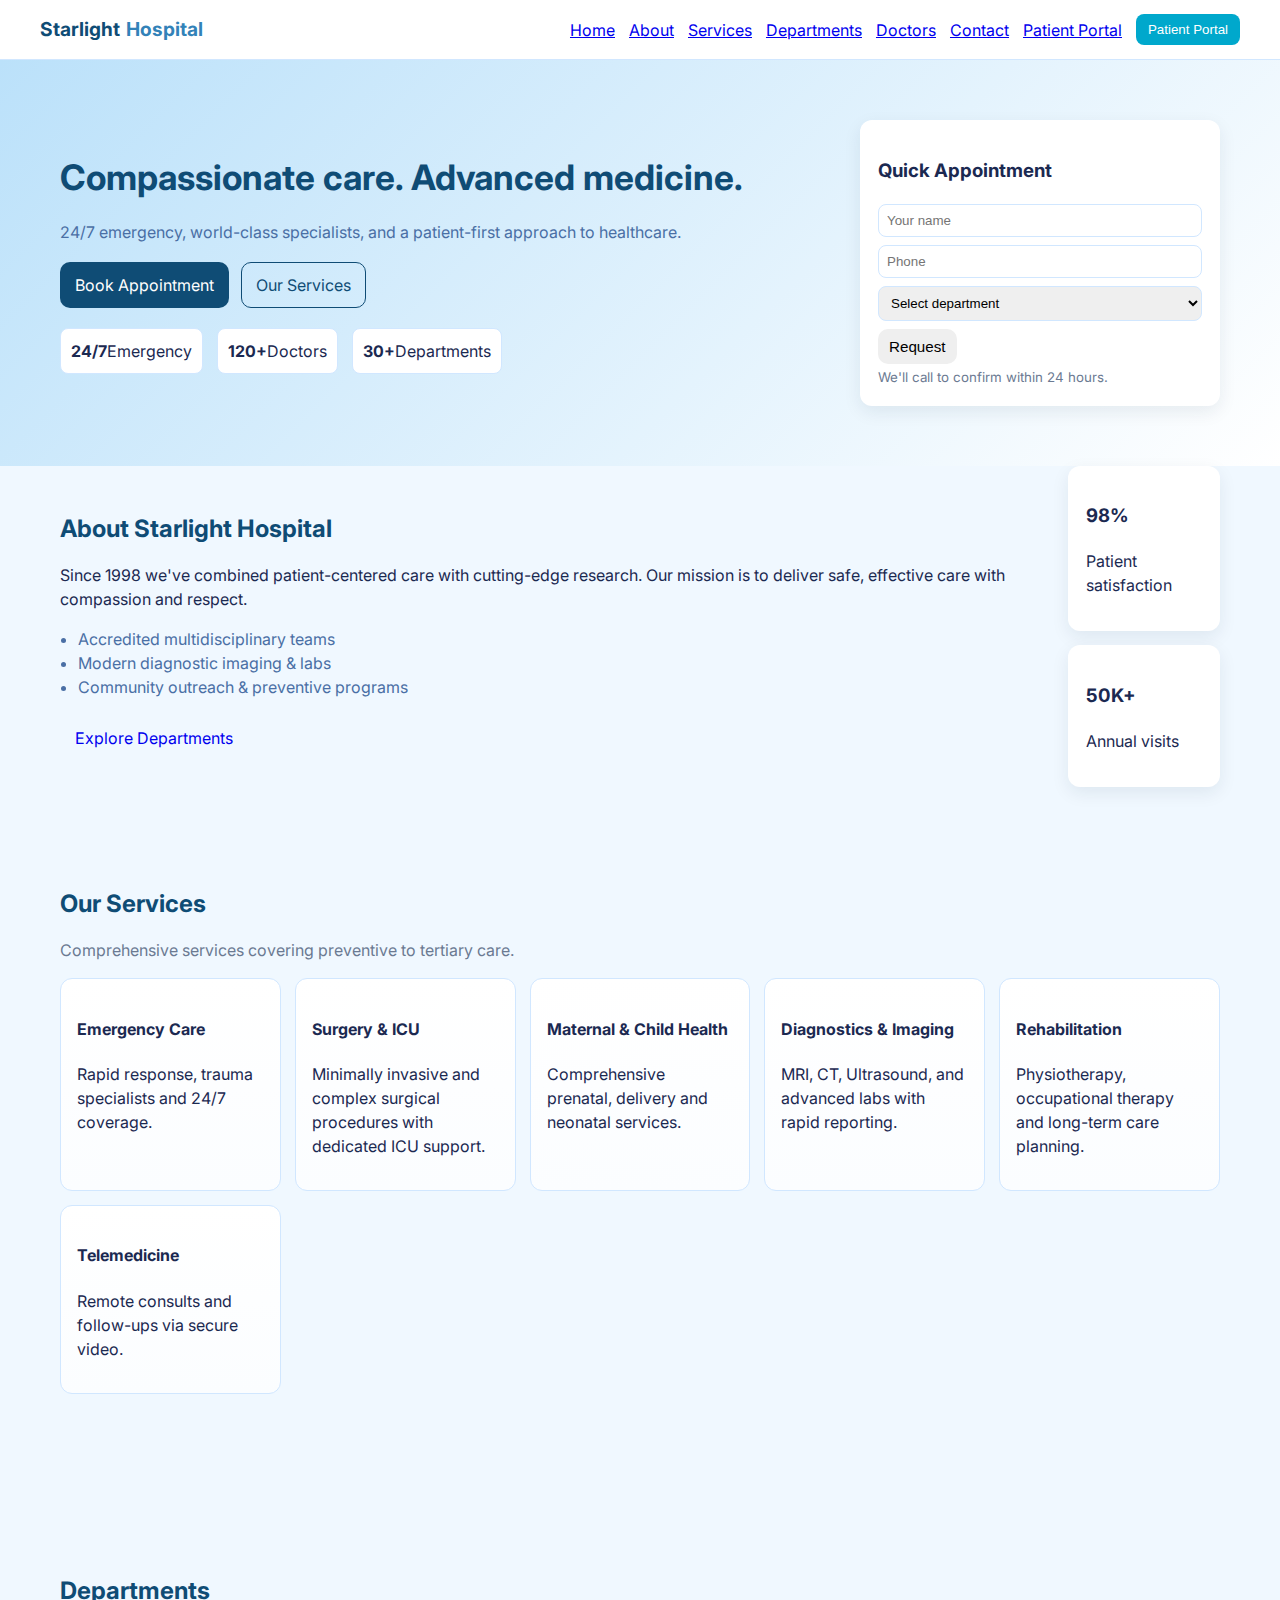
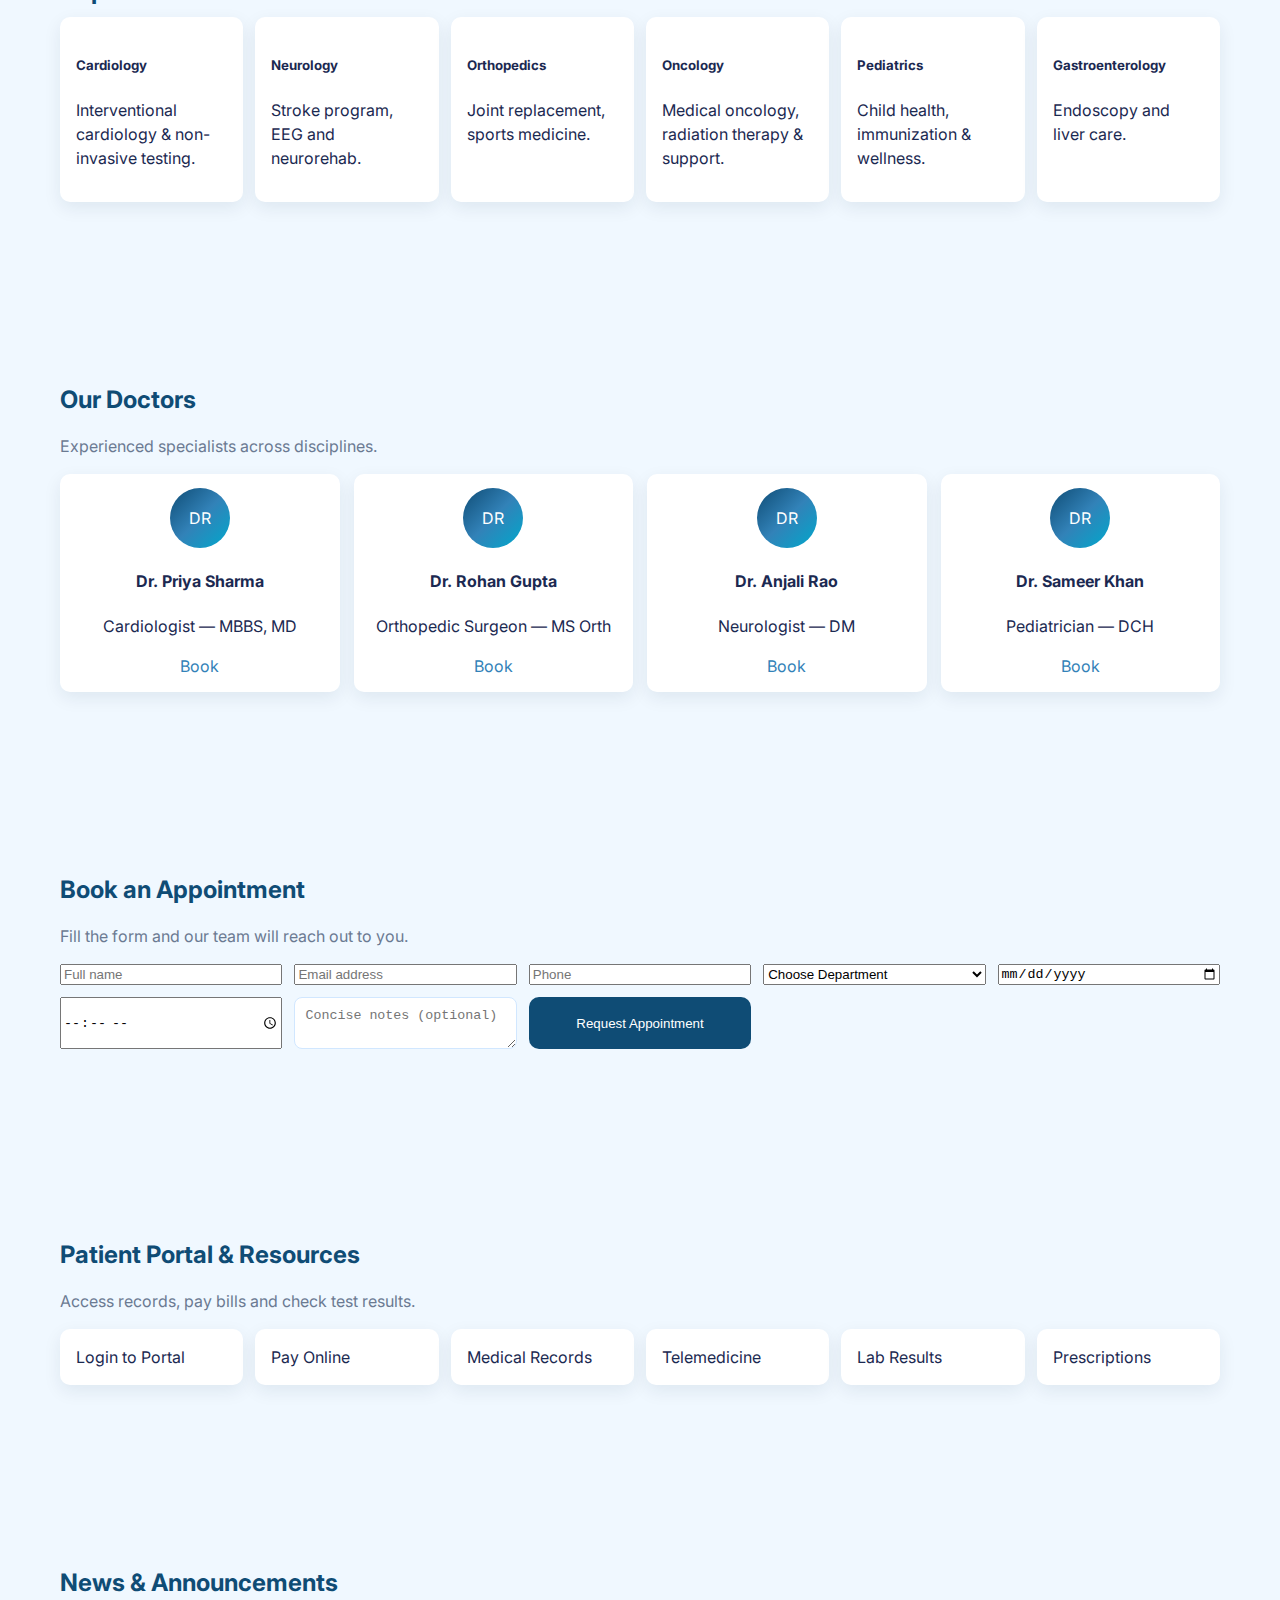
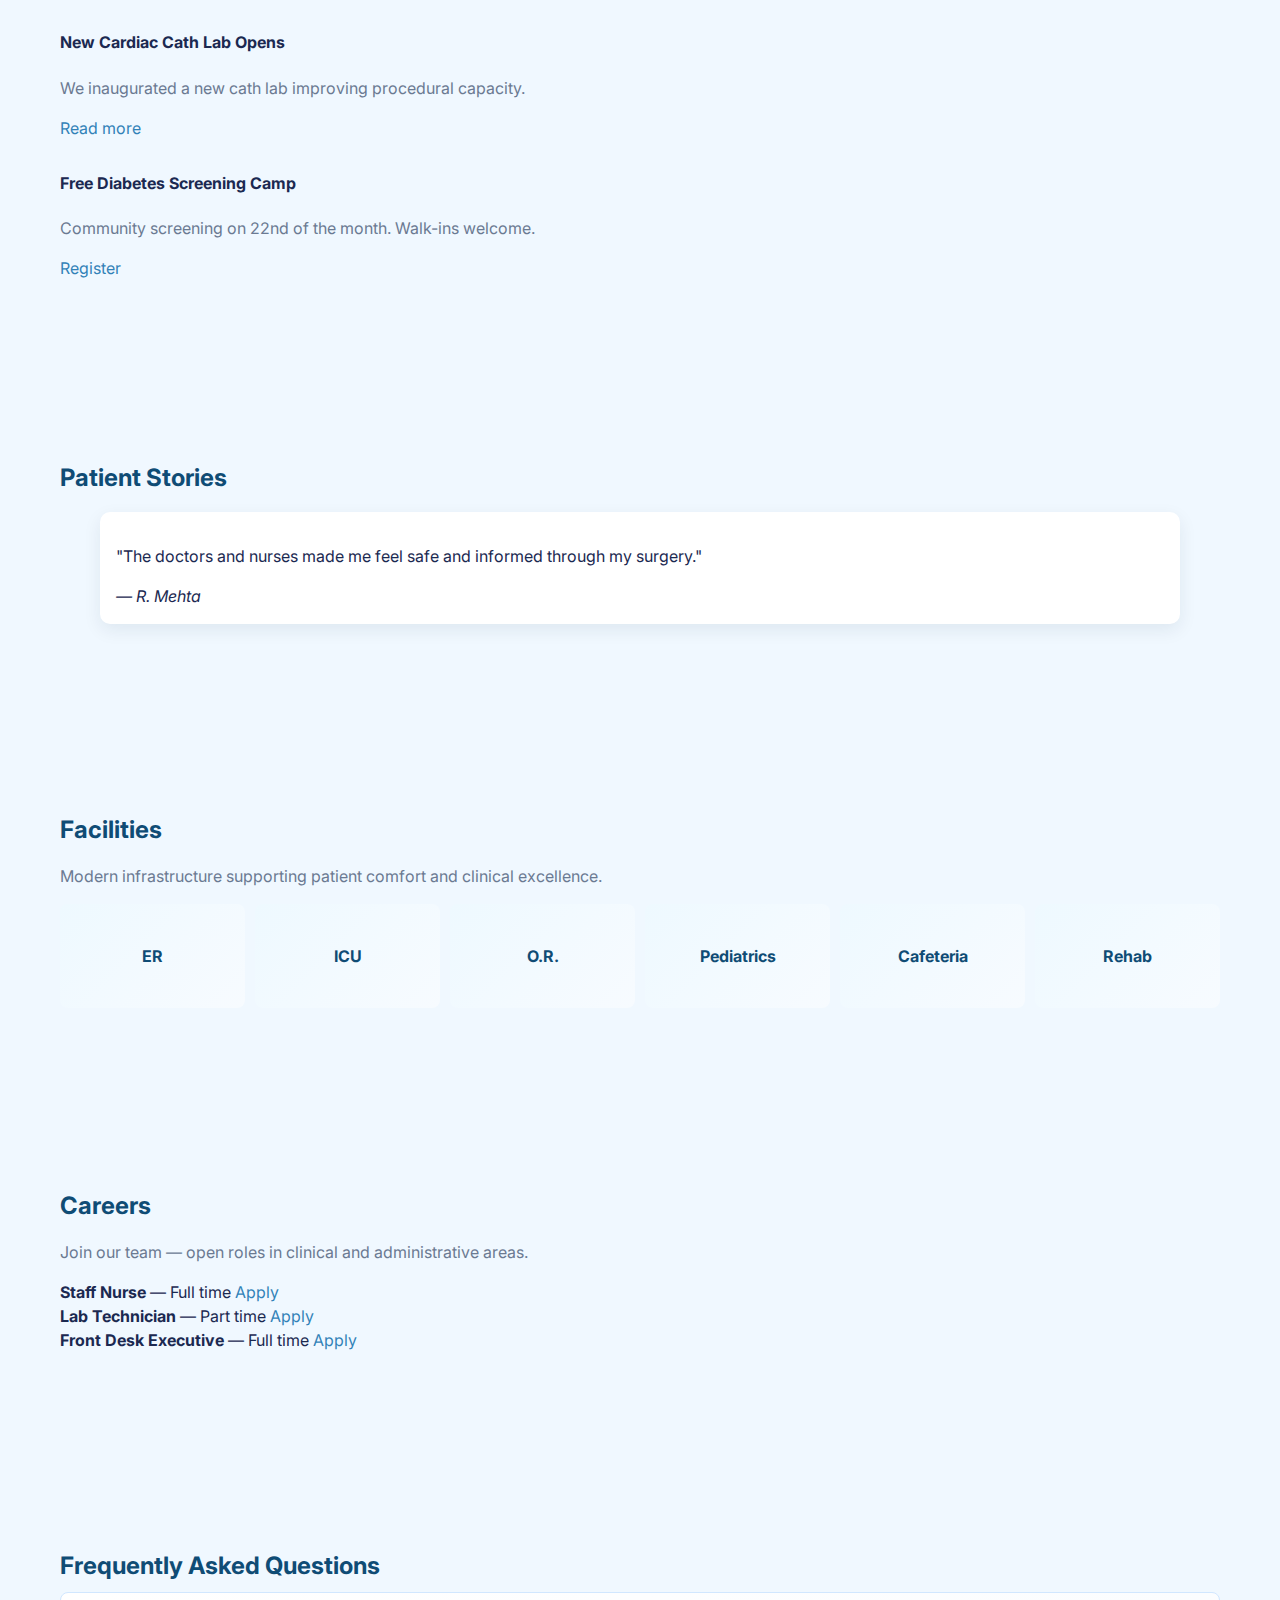
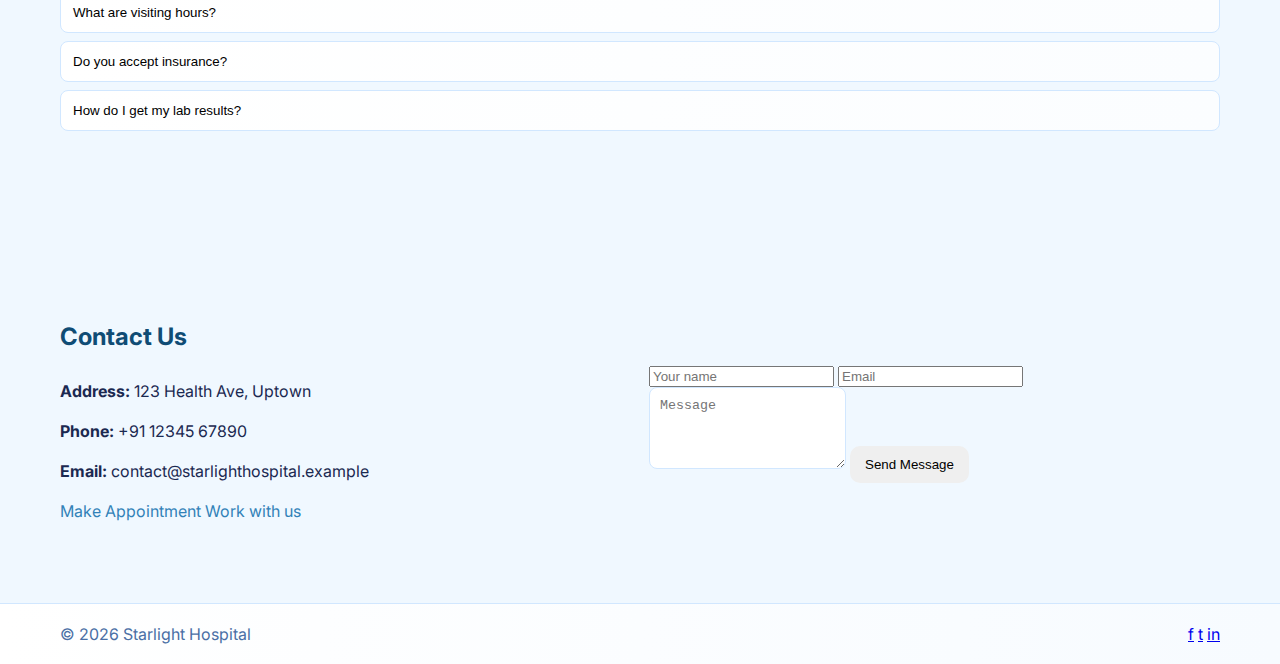
<file: index.html>
<!doctype html>
<html lang="en">
  <head>
    <meta charset="utf-8" />
    <meta name="viewport" content="width=device-width,initial-scale=1" />
    <title>Starlight Hospital — Comprehensive Care</title>
    <meta name="description"
      content="Starlight Hospital — compassionate care, advanced medicine. Book appointments, meet our doctors, explore services." />
    <link rel="stylesheet" href="style.css" />
    <!-- Google Fonts (optional) -->
    <link
      href="https://fonts.googleapis.com/css2?family=Inter:wght@300;400;600;700;800&display=swap"
      rel="stylesheet">
  </head>
  <body>
    <!-- HEADER / NAV (excluded from the 10+ sections) -->
    <header class="site-header">
      <div class="container header-inner">
        <a class="brand" href="#home">Starlight<span>Hospital</span></a>

        <nav class="main-nav" id="mainNav">
          <!-- 6 links requested -->
          <nav class="main-nav" id="mainNav">
            <a href="home.html">Home</a>
            <a href="about.html">About</a>
            <a href="services.html">Services</a>
            <a href="departments.html">Departments</a>
            <a href="doctors.html">Doctors</a>
            <a href="contact.html">Contact</a>
            <a href="patient-portal.html">Patient Portal</a>
          </nav>
          <button class="nav-cta" id="portalBtn">Patient Portal</button>
        </nav>

        <button id="mobileToggle" class="mobile-toggle"
          aria-label="Toggle menu">☰</button>
      </div>
    </header>

    <main id="home">
      <!-- 1. HERO / CTA -->
      <section class="hero" id="hero">
        <div class="container hero-grid">
          <div class="hero-text">
            <h1>Compassionate care. Advanced medicine.</h1>
            <p class="lead">24/7 emergency, world-class specialists, and a
              patient-first approach to healthcare.</p>
            <div class="hero-actions">
              <a class="btn primary" href="#appointment">Book Appointment</a>
              <a class="btn outline" href="#services">Our Services</a>
            </div>
            <ul class="quick-stats">
              <li><strong>24/7</strong><span>Emergency</span></li>
              <li><strong>120+</strong><span>Doctors</span></li>
              <li><strong>30+</strong><span>Departments</span></li>
            </ul>
          </div>
          <div class="hero-card">
            <div class="card-inner">
              <h3>Quick Appointment</h3>
              <form id="quickForm" class="card-form">
                <input type="text" name="name" placeholder="Your name"
                  required />
                <input type="tel" name="phone" placeholder="Phone" required />
                <select name="department" required>
                  <option value>Select department</option>
                  <option>Cardiology</option>
                  <option>Neurology</option>
                  <option>Orthopedics</option>
                  <option>Pediatrics</option>
                </select>
                <button type="submit" class="btn small">Request</button>
              </form>
              <small class="muted">We'll call to confirm within 24
                hours.</small>
            </div>
          </div>
        </div>
      </section>

      <!-- 2. ABOUT -->
      <section id="about" class="section about"
        style="--section-padding: var(--section-padding);">
        <div class="container">
          <div class="split">
            <div>
              <h2>About Starlight Hospital</h2>
              <p>Since 1998 we've combined patient-centered care with
                cutting-edge research. Our mission is to deliver safe, effective
                care with compassion and respect.</p>
              <ul class="bullets">
                <li>Accredited multidisciplinary teams</li>
                <li>Modern diagnostic imaging & labs</li>
                <li>Community outreach & preventive programs</li>
              </ul>
              <a href="#departments" class="btn">Explore Departments</a>
            </div>
            <div class="about-stats">
              <div class="stat">
                <h3>98%</h3><p>Patient satisfaction</p>
              </div>
              <div class="stat">
                <h3>50K+</h3><p>Annual visits</p>
              </div>
            </div>
          </div>
        </div>
      </section>

      <!-- 3. SERVICES -->
      <section id="services" class="section services">
        <div class="container">
          <h2>Our Services</h2>
          <p class="muted">Comprehensive services covering preventive to
            tertiary care.</p>
          <div class="services-grid">
            <article class="service">
              <h4>Emergency Care</h4>
              <p>Rapid response, trauma specialists and 24/7 coverage.</p>
            </article>
            <article class="service">
              <h4>Surgery & ICU</h4>
              <p>Minimally invasive and complex surgical procedures with
                dedicated ICU support.</p>
            </article>
            <article class="service">
              <h4>Maternal & Child Health</h4>
              <p>Comprehensive prenatal, delivery and neonatal services.</p>
            </article>
            <article class="service">
              <h4>Diagnostics & Imaging</h4>
              <p>MRI, CT, Ultrasound, and advanced labs with rapid
                reporting.</p>
            </article>
            <article class="service">
              <h4>Rehabilitation</h4>
              <p>Physiotherapy, occupational therapy and long-term care
                planning.</p>
            </article>
            <article class="service">
              <h4>Telemedicine</h4>
              <p>Remote consults and follow-ups via secure video.</p>
            </article>
          </div>
        </div>
      </section>

      <!-- 4. DEPARTMENTS -->
      <section id="departments" class="section departments">
        <div class="container">
          <h2>Departments</h2>
          <div class="dept-grid">
            <div class="dept-card">
              <h5>Cardiology</h5>
              <p>Interventional cardiology & non-invasive testing.</p>
            </div>
            <div class="dept-card">
              <h5>Neurology</h5>
              <p>Stroke program, EEG and neurorehab.</p>
            </div>
            <div class="dept-card">
              <h5>Orthopedics</h5>
              <p>Joint replacement, sports medicine.</p>
            </div>
            <div class="dept-card">
              <h5>Oncology</h5>
              <p>Medical oncology, radiation therapy & support.</p>
            </div>
            <div class="dept-card">
              <h5>Pediatrics</h5>
              <p>Child health, immunization & wellness.</p>
            </div>
            <div class="dept-card">
              <h5>Gastroenterology</h5>
              <p>Endoscopy and liver care.</p>
            </div>
          </div>
        </div>
      </section>

      <!-- 5. DOCTORS -->
      <section id="doctors" class="section doctors">
        <div class="container">
          <h2>Our Doctors</h2>
          <p class="muted">Experienced specialists across disciplines.</p>
          <div class="doctors-grid">
            <!-- Example doctor cards -->
            <div class="doctor">
              <div class="avatar">DR</div>
              <h4>Dr. Priya Sharma</h4>
              <p>Cardiologist — MBBS, MD</p>
              <a class="small-link" href="#contact">Book</a>
            </div>
            <div class="doctor">
              <div class="avatar">DR</div>
              <h4>Dr. Rohan Gupta</h4>
              <p>Orthopedic Surgeon — MS Orth</p>
              <a class="small-link" href="#contact">Book</a>
            </div>
            <div class="doctor">
              <div class="avatar">DR</div>
              <h4>Dr. Anjali Rao</h4>
              <p>Neurologist — DM</p>
              <a class="small-link" href="#contact">Book</a>
            </div>
            <div class="doctor">
              <div class="avatar">DR</div>
              <h4>Dr. Sameer Khan</h4>
              <p>Pediatrician — DCH</p>
              <a class="small-link" href="#contact">Book</a>
            </div>
          </div>
        </div>
      </section>

      <!-- 6. APPOINTMENT (form wired to Firebase / fallback) -->
      <section id="appointment" class="section appointment">
        <div class="container">
          <h2>Book an Appointment</h2>
          <p class="muted">Fill the form and our team will reach out to you.</p>
          <form id="appointmentForm" class="form-grid">
            <input type="text" name="name" placeholder="Full name" required />
            <input type="email" name="email" placeholder="Email address"
              required />
            <input type="tel" name="phone" placeholder="Phone" required />
            <select name="department" required>
              <option value>Choose Department</option>
              <option>Cardiology</option>
              <option>Neurology</option>
              <option>Orthopedics</option>
              <option>Pediatrics</option>
              <option>Oncology</option>
            </select>
            <input type="date" name="date" required />
            <input type="time" name="time" required />
            <textarea name="notes"
              placeholder="Concise notes (optional)"></textarea>
            <button class="btn primary" type="submit">Request
              Appointment</button>
          </form>
          <div id="appointmentMsg" class="muted small"></div>
        </div>
      </section>

      <!-- 7. PATIENT PORTAL (links) -->
      <section id="portal" class="section portal">
        <div class="container">
          <h2>Patient Portal & Resources</h2>
          <p class="muted">Access records, pay bills and check test results.</p>
          <div class="portal-grid">
            <a class="portal-card" href="#"
              onclick="alert('Demo: login required')">Login to Portal</a>
            <a class="portal-card" href="#"
              onclick="alert('Demo: pay bills')">Pay Online</a>
            <a class="portal-card" href="#"
              onclick="alert('Demo: view records')">Medical Records</a>
            <a class="portal-card" href="#"
              onclick="alert('Demo: join telemedicine')">Telemedicine</a>
            <a class="portal-card" href="#"
              onclick="alert('Demo: view lab results')">Lab Results</a>
            <a class="portal-card" href="#"
              onclick="alert('Demo: prescriptions')">Prescriptions</a>
          </div>
        </div>
      </section>

      <!-- 8. NEWS & ANNOUNCEMENTS -->
      <section id="news" class="section news">
        <div class="container">
          <h2>News & Announcements</h2>
          <div class="news-list">
            <article class="news-item">
              <h4>New Cardiac Cath Lab Opens</h4>
              <p class="muted">We inaugurated a new cath lab improving
                procedural capacity.</p>
              <a class="small-link" href="#">Read more</a>
            </article>
            <article class="news-item">
              <h4>Free Diabetes Screening Camp</h4>
              <p class="muted">Community screening on 22nd of the month.
                Walk-ins welcome.</p>
              <a class="small-link" href="#">Register</a>
            </article>
          </div>
        </div>
      </section>

      <!-- 9. TESTIMONIALS -->
      <section id="testimonials" class="section testimonials">
        <div class="container">
          <h2>Patient Stories</h2>
          <div class="testimonial-carousel" id="testCarousel">
            <blockquote class="testimonial active">
              <p>"The doctors and nurses made me feel safe and informed through my surgery."
              </p>
              <cite>— R. Mehta</cite>
            </blockquote>
            <blockquote class="testimonial">
              <p>"Quick emergency response saved my life — forever grateful."</p>
              <cite>— S. Iyer</cite>
            </blockquote>
            <blockquote class="testimonial">
              <p>"Excellent pediatric team. My daughter loves the play area and staff."</p>
              <cite>— A. Bhatt</cite>
            </blockquote>
          </div>
        </div>
      </section>

      <!-- 10. FACILITIES / GALLERY -->
      <section id="facilities" class="section facilities">
        <div class="container">
          <h2>Facilities</h2>
          <p class="muted">Modern infrastructure supporting patient comfort and
            clinical excellence.</p>
          <div class="gallery">
            <div class="photo">ER</div>
            <div class="photo">ICU</div>
            <div class="photo">O.R.</div>
            <div class="photo">Pediatrics</div>
            <div class="photo">Cafeteria</div>
            <div class="photo">Rehab</div>
          </div>
        </div>
      </section>

      <!-- 11. CAREERS -->
      <section id="careers" class="section careers">
        <div class="container">
          <h2>Careers</h2>
          <p class="muted">Join our team — open roles in clinical and
            administrative areas.</p>
          <ul class="job-list">
            <li><strong>Staff Nurse</strong> — Full time <a href="#"
                class="small-link">Apply</a></li>
            <li><strong>Lab Technician</strong> — Part time <a href="#"
                class="small-link">Apply</a></li>
            <li><strong>Front Desk Executive</strong> — Full time <a href="#"
                class="small-link">Apply</a></li>
          </ul>
        </div>
      </section>

      <!-- 12. FAQ -->
      <section id="faq" class="section faq">
        <div class="container">
          <h2>Frequently Asked Questions</h2>
          <div class="accordion" id="faqAcc">
            <div class="acc-item">
              <button class="acc-q">What are visiting hours?</button>
              <div class="acc-a">Visiting hours: 8AM–8PM. ICU follows special
                rules—please check at reception.</div>
            </div>
            <div class="acc-item">
              <button class="acc-q">Do you accept insurance?</button>
              <div class="acc-a">We accept most major insurers. Contact billing
                or check our portal for a full list.</div>
            </div>
            <div class="acc-item">
              <button class="acc-q">How do I get my lab results?</button>
              <div class="acc-a">Results are uploaded to the Patient Portal
                within 48 hours. You will also get notified by SMS/email for
                critical reports.</div>
            </div>
          </div>
        </div>
      </section>

      <!-- 13. CONTACT -->
      <section id="contact" class="section contact">
        <div class="container">
          <h2>Contact Us</h2>
          <div class="contact-grid">
            <div>
              <p><strong>Address:</strong> 123 Health Ave, Uptown</p>
              <p><strong>Phone:</strong> +91 12345 67890</p>
              <p><strong>Email:</strong> contact@starlighthospital.example</p>
              <div class="mini-links">
                <a href="#appointment" class="small-link">Make Appointment</a>
                <a href="#careers" class="small-link">Work with us</a>
              </div>
            </div>

            <form id="contactForm" class="contact-form">
              <input type="text" name="name" placeholder="Your name" required />
              <input type="email" name="email" placeholder="Email" required />
              <textarea name="message" placeholder="Message" rows="4"
                required></textarea>
              <button class="btn" type="submit">Send Message</button>
              <div id="contactMsg" class="muted small"></div>
            </form>
          </div>
        </div>
      </section>

    </main>

    <!-- FOOTER (excluded from the 10+ sections) -->
    <footer class="site-footer">
      <div class="container footer-inner">
        <div>© <span id="year"></span> Starlight Hospital</div>
        <div class="social">
          <a href="#" aria-label="Facebook">f</a>
          <a href="#" aria-label="Twitter">t</a>
          <a href="#" aria-label="LinkedIn">in</a>
        </div>
      </div>
    </footer>

    <!-- JS -->
    <script src="app.js" type="module"></script>
  </body>
</html>
</file>
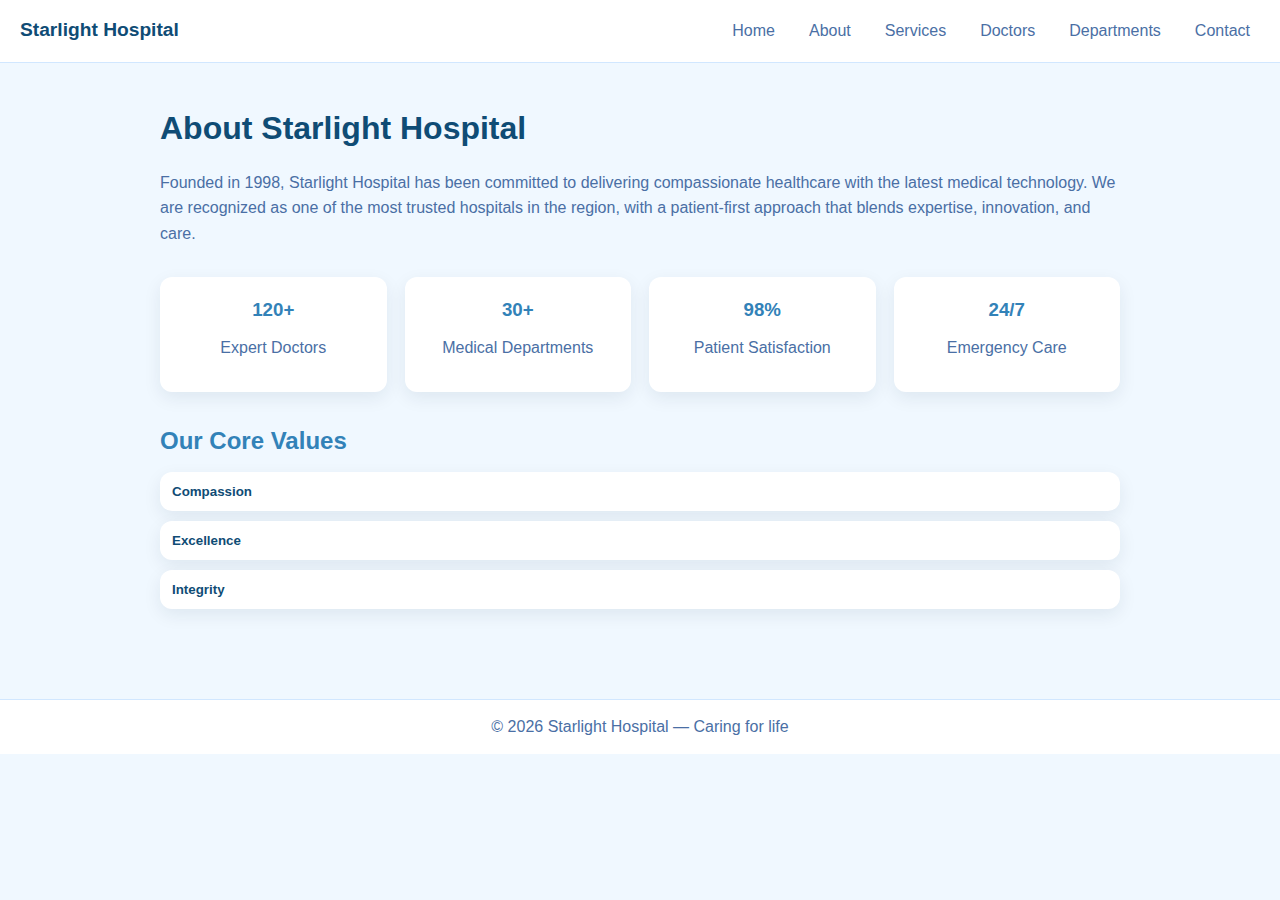
<file: about.html>
<!doctype html>
<html lang="en">
  <head>
    <meta charset="utf-8" />
    <meta name="viewport" content="width=device-width,initial-scale=1" />
    <title>About Us — Starlight Hospital</title>

    <!-- Internal CSS -->
    <style>
    :root {
      --primary-color: #0F4C75;
      --secondary-color: #3282B8;
      --accent-color: #00A8CC;
      --light-blue: #BBE1FA;
      --text-dark: #1B2951;
      --text-light: #4A6FA5;
      --background: #F0F8FF;
      --surface: #FFFFFF;
      --border: #D1E7FF;
      --radius: 12px;
      --shadow: 0 6px 18px rgba(17,41,68,0.08);
    }

    * { box-sizing: border-box; margin: 0; padding: 0; }
    body {
      font-family: Arial, sans-serif;
      background: var(--background);
      color: var(--text-dark);
      line-height: 1.6;
    }

    header {
      background: var(--surface);
      border-bottom: 1px solid var(--border);
      padding: 12px 20px;
      display: flex;
      justify-content: space-between;
      align-items: center;
      position: sticky;
      top: 0;
      z-index: 100;
    }
    header .brand {
      font-weight: bold;
      color: var(--primary-color);
      font-size: 1.2rem;
      text-decoration: none;
    }
    nav {
      display: flex;
      gap: 14px;
    }
    nav a {
      text-decoration: none;
      color: var(--text-light);
      padding: 6px 10px;
      border-radius: 8px;
    }
    nav a:hover {
      background: var(--light-blue);
      color: var(--text-dark);
    }

    main {
      padding: 40px 20px;
      max-width: 1000px;
      margin: auto;
    }
    h1 {
      color: var(--primary-color);
      margin-bottom: 16px;
      font-size: 2rem;
    }
    p {
      margin-bottom: 14px;
      color: var(--text-light);
    }

    .highlights {
      display: grid;
      grid-template-columns: repeat(auto-fit, minmax(220px, 1fr));
      gap: 18px;
      margin: 30px 0;
    }
    .card {
      background: var(--surface);
      padding: 18px;
      border-radius: var(--radius);
      box-shadow: var(--shadow);
      text-align: center;
    }
    .card h3 {
      color: var(--secondary-color);
      margin-bottom: 10px;
    }

    .accordion {
      margin-top: 30px;
    }
    .acc-item {
      margin-bottom: 10px;
    }
    .acc-q {
      width: 100%;
      text-align: left;
      padding: 12px;
      border: none;
      border-radius: var(--radius);
      background: var(--surface);
      box-shadow: var(--shadow);
      cursor: pointer;
      font-weight: bold;
      color: var(--primary-color);
    }
    .acc-a {
      display: none;
      padding: 12px;
      border-left: 3px solid var(--accent-color);
      margin-top: 4px;
      background: #fff;
      border-radius: 0 0 var(--radius) var(--radius);
      color: var(--text-light);
    }

    footer {
      text-align: center;
      padding: 14px;
      background: var(--surface);
      border-top: 1px solid var(--border);
      margin-top: 40px;
      color: var(--text-light);
    }
  </style>
  </head>
  <body>

    <header>
      <a href="index.html" class="brand">Starlight Hospital</a>
      <nav>
        <a href="home.html">Home</a>
        <a href="about.html">About</a>
        <a href="services.html">Services</a>
        <a href="doctors.html">Doctors</a>
        <a href="department.html">Departments</a>
        <a href="contact.html">Contact</a>
      </nav>
    </header>

    <main>
      <h1>About Starlight Hospital</h1>
      <p>Founded in 1998, Starlight Hospital has been committed to delivering
        compassionate healthcare with the latest medical technology. We are
        recognized as one of the most trusted hospitals in the region, with a
        patient-first approach that blends expertise, innovation, and care.</p>

      <div class="highlights">
        <div class="card">
          <h3>120+</h3>
          <p>Expert Doctors</p>
        </div>
        <div class="card">
          <h3>30+</h3>
          <p>Medical Departments</p>
        </div>
        <div class="card">
          <h3>98%</h3>
          <p>Patient Satisfaction</p>
        </div>
        <div class="card">
          <h3>24/7</h3>
          <p>Emergency Care</p>
        </div>
      </div>

      <section class="accordion">
        <h2 style="color: var(--secondary-color); margin-bottom:12px;">Our Core
          Values</h2>
        <div class="acc-item">
          <button class="acc-q">Compassion</button>
          <div class="acc-a">We treat every patient with kindness and empathy,
            focusing on their well-being beyond just medical treatment.</div>
        </div>
        <div class="acc-item">
          <button class="acc-q">Excellence</button>
          <div class="acc-a">Our team strives for continuous improvement, using
            cutting-edge technology and best practices in healthcare.</div>
        </div>
        <div class="acc-item">
          <button class="acc-q">Integrity</button>
          <div class="acc-a">We uphold the highest ethical standards and
            transparency in all our medical and administrative practices.</div>
        </div>
      </section>
    </main>

    <footer>
      © <span id="year"></span> Starlight Hospital — Caring for life
    </footer>

    <!-- Internal JavaScript -->
    <script>
    // dynamic year
    document.getElementById('year').textContent = new Date().getFullYear();

    // accordion logic
    document.querySelectorAll('.acc-q').forEach(btn => {
      btn.addEventListener('click', () => {
        const panel = btn.nextElementSibling;
        const isOpen = panel.style.display === "block";
        document.querySelectorAll('.acc-a').forEach(a => a.style.display = "none");
        panel.style.display = isOpen ? "none" : "block";
      });
    });
  </script>
  </body>
</html>
</file>
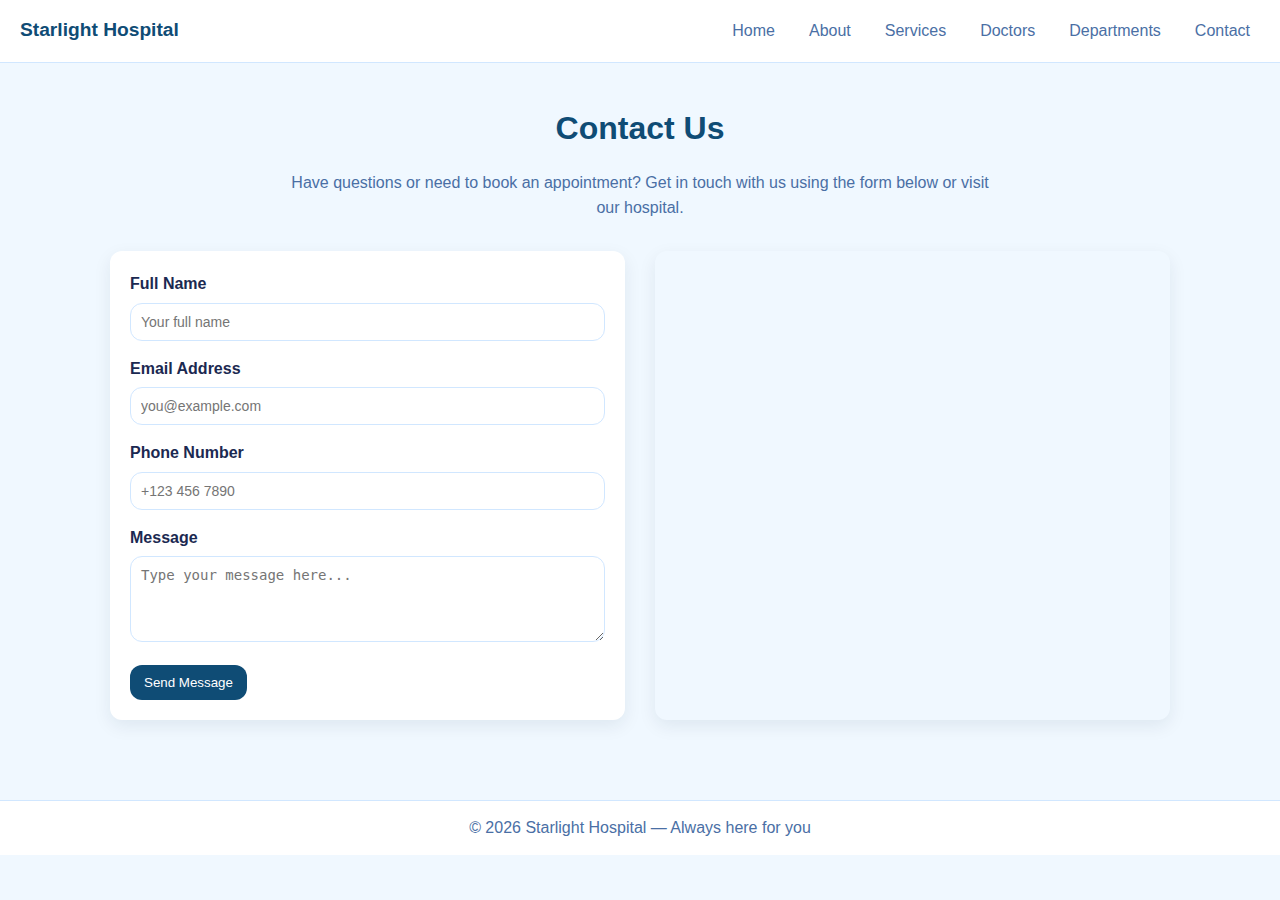
<file: contact.html>
<!doctype html>
<html lang="en">
  <head>
    <meta charset="utf-8" />
    <meta name="viewport" content="width=device-width,initial-scale=1" />
    <title>Contact Us — Starlight Hospital</title>

    <!-- Internal CSS -->
    <style>
    :root {
      --primary-color: #0F4C75;
      --secondary-color: #3282B8;
      --accent-color: #00A8CC;
      --light-blue: #BBE1FA;
      --text-dark: #1B2951;
      --text-light: #4A6FA5;
      --background: #F0F8FF;
      --surface: #FFFFFF;
      --border: #D1E7FF;
      --radius: 12px;
      --shadow: 0 6px 18px rgba(17,41,68,0.08);
    }

    * { box-sizing: border-box; margin: 0; padding: 0; }
    body {
      font-family: Arial, sans-serif;
      background: var(--background);
      color: var(--text-dark);
      line-height: 1.6;
    }

    header {
      background: var(--surface);
      border-bottom: 1px solid var(--border);
      padding: 12px 20px;
      display: flex;
      justify-content: space-between;
      align-items: center;
      position: sticky;
      top: 0;
      z-index: 100;
    }
    header .brand {
      font-weight: bold;
      color: var(--primary-color);
      font-size: 1.2rem;
      text-decoration: none;
    }
    nav {
      display: flex;
      gap: 14px;
    }
    nav a {
      text-decoration: none;
      color: var(--text-light);
      padding: 6px 10px;
      border-radius: 8px;
    }
    nav a:hover {
      background: var(--light-blue);
      color: var(--text-dark);
    }

    main {
      padding: 40px 20px;
      max-width: 1100px;
      margin: auto;
    }
    h1 {
      color: var(--primary-color);
      margin-bottom: 16px;
      font-size: 2rem;
      text-align: center;
    }
    p.intro {
      color: var(--text-light);
      text-align: center;
      max-width: 700px;
      margin: 0 auto 30px;
    }

    .contact-container {
      display: grid;
      grid-template-columns: 1fr 1fr;
      gap: 30px;
    }
    .contact-form {
      background: var(--surface);
      padding: 20px;
      border-radius: var(--radius);
      box-shadow: var(--shadow);
    }
    .contact-form label {
      display: block;
      margin-bottom: 6px;
      color: var(--text-dark);
      font-weight: bold;
    }
    .contact-form input,
    .contact-form textarea {
      width: 100%;
      padding: 10px;
      border: 1px solid var(--border);
      border-radius: var(--radius);
      margin-bottom: 15px;
      font-size: 14px;
    }
    .contact-form button {
      background: var(--primary-color);
      color: white;
      padding: 10px 14px;
      border: none;
      border-radius: var(--radius);
      cursor: pointer;
    }
    .contact-form button:hover {
      background: var(--accent-color);
    }
    .success-message {
      display: none;
      margin-top: 10px;
      color: green;
      font-weight: bold;
    }

    iframe {
      width: 100%;
      height: 100%;
      border: 0;
      border-radius: var(--radius);
      box-shadow: var(--shadow);
    }

    footer {
      text-align: center;
      padding: 14px;
      background: var(--surface);
      border-top: 1px solid var(--border);
      margin-top: 40px;
      color: var(--text-light);
    }

    /* Responsive */
    @media(max-width: 768px) {
      .contact-container {
        grid-template-columns: 1fr;
      }
      iframe { height: 300px; }
    }
  </style>
  </head>
  <body>

    <header>
      <a href="index.html" class="brand">Starlight Hospital</a>
      <nav>
        <a href="home.html">Home</a>
        <a href="about.html">About</a>
        <a href="services.html">Services</a>
        <a href="doctors.html">Doctors</a>
        <a href="department.html">Departments</a>
        <a href="contact.html">Contact</a>
      </nav>
    </header>

    <main>
      <h1>Contact Us</h1>
      <p class="intro">Have questions or need to book an appointment? Get in
        touch with us using the form below or visit our hospital.</p>

      <div class="contact-container">
        <!-- Form -->
        <div class="contact-form">
          <form id="contactForm">
            <label for="name">Full Name</label>
            <input type="text" id="name" name="name"
              placeholder="Your full name">

            <label for="email">Email Address</label>
            <input type="email" id="email" name="email"
              placeholder="you@example.com">

            <label for="phone">Phone Number</label>
            <input type="text" id="phone" name="phone"
              placeholder="+123 456 7890">

            <label for="message">Message</label>
            <textarea id="message" name="message" rows="4"
              placeholder="Type your message here..."></textarea>

            <button type="submit">Send Message</button>
            <p class="success-message" id="successMsg">✅ Thank you! Your message
              has been sent.</p>
          </form>
        </div>

        <!-- Map -->
        <div class="map">
          <iframe
            src="https://www.google.com/maps/embed?pb=!1m18!1m12!1m3!1d3151.835434509569!2d144.95373531531088!3d-37.81627974201343!2m3!1f0!2f0!3f0!3m2!1i1024!2i768!4f13.1!3m3!1m2!1s0x0%3A0x0!2zMzfCsDQ5JzAxLjAiUyAxNDTCsDU3JzE4LjAiRQ!5e0!3m2!1sen!2s!4v1611275665091!5m2!1sen!2s"
            allowfullscreen loading="lazy">
          </iframe>
        </div>
      </div>
    </main>

    <footer>
      © <span id="year"></span> Starlight Hospital — Always here for you
    </footer>

    <!-- Internal JavaScript -->
    <script>
    document.getElementById('year').textContent = new Date().getFullYear();

    const form = document.getElementById('contactForm');
    const successMsg = document.getElementById('successMsg');

    form.addEventListener('submit', function(e) {
      e.preventDefault();

      const name = document.getElementById('name').value.trim();
      const email = document.getElementById('email').value.trim();
      const phone = document.getElementById('phone').value.trim();
      const message = document.getElementById('message').value.trim();

      // Simple validation
      if (!name || !email || !phone || !message) {
        alert("❗ Please fill out all fields.");
        return;
      }

      const emailPattern = /^[^ ]+@[^ ]+\.[a-z]{2,3}$/;
      if (!email.match(emailPattern)) {
        alert("❗ Please enter a valid email address.");
        return;
      }

      // Simulated success
      successMsg.style.display = "block";
      form.reset();

      setTimeout(() => {
        successMsg.style.display = "none";
      }, 4000);
    });
  </script>
  </body>
</html>
</file>
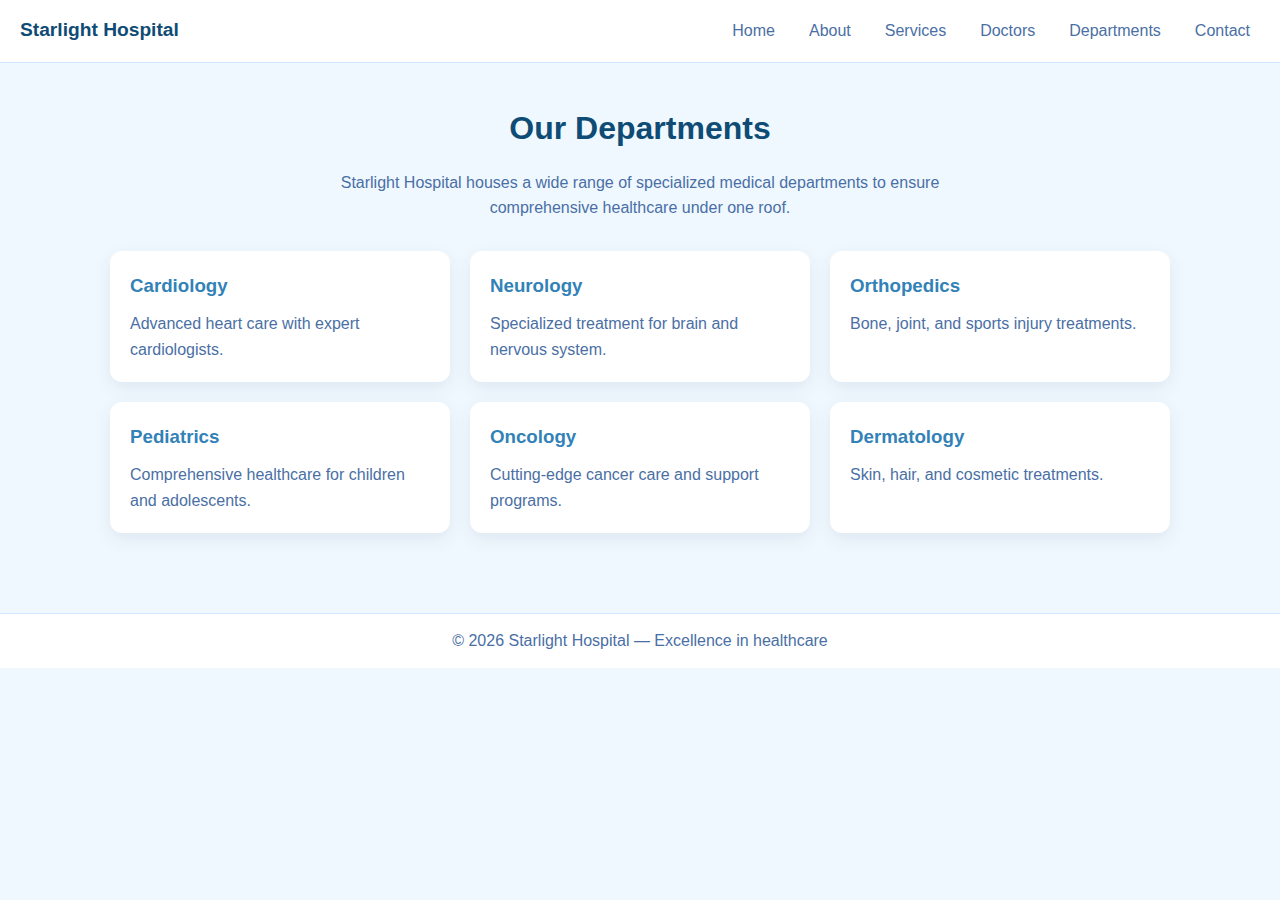
<file: department.html>
<!doctype html>
<html lang="en">
  <head>
    <meta charset="utf-8" />
    <meta name="viewport" content="width=device-width,initial-scale=1" />
    <title>Departments — Starlight Hospital</title>

    <!-- Internal CSS -->
    <style>
    :root {
      --primary-color: #0F4C75;
      --secondary-color: #3282B8;
      --accent-color: #00A8CC;
      --light-blue: #BBE1FA;
      --text-dark: #1B2951;
      --text-light: #4A6FA5;
      --background: #F0F8FF;
      --surface: #FFFFFF;
      --border: #D1E7FF;
      --radius: 12px;
      --shadow: 0 6px 18px rgba(17,41,68,0.08);
    }

    * { box-sizing: border-box; margin: 0; padding: 0; }
    body {
      font-family: Arial, sans-serif;
      background: var(--background);
      color: var(--text-dark);
      line-height: 1.6;
    }

    header {
      background: var(--surface);
      border-bottom: 1px solid var(--border);
      padding: 12px 20px;
      display: flex;
      justify-content: space-between;
      align-items: center;
      position: sticky;
      top: 0;
      z-index: 100;
    }
    header .brand {
      font-weight: bold;
      color: var(--primary-color);
      font-size: 1.2rem;
      text-decoration: none;
    }
    nav {
      display: flex;
      gap: 14px;
    }
    nav a {
      text-decoration: none;
      color: var(--text-light);
      padding: 6px 10px;
      border-radius: 8px;
    }
    nav a:hover {
      background: var(--light-blue);
      color: var(--text-dark);
    }

    main {
      padding: 40px 20px;
      max-width: 1100px;
      margin: auto;
    }
    h1 {
      color: var(--primary-color);
      margin-bottom: 16px;
      font-size: 2rem;
      text-align: center;
    }
    p.intro {
      color: var(--text-light);
      text-align: center;
      max-width: 700px;
      margin: 0 auto 30px;
    }

    .dept-grid {
      display: grid;
      grid-template-columns: repeat(auto-fit, minmax(260px, 1fr));
      gap: 20px;
    }
    .dept-card {
      background: var(--surface);
      padding: 20px;
      border-radius: var(--radius);
      box-shadow: var(--shadow);
      cursor: pointer;
      transition: transform 0.2s ease, box-shadow 0.2s ease;
    }
    .dept-card:hover {
      transform: translateY(-4px);
      box-shadow: 0 10px 20px rgba(17,41,68,0.15);
    }
    .dept-card h3 {
      color: var(--secondary-color);
      margin-bottom: 10px;
    }
    .dept-card p {
      color: var(--text-light);
    }

    /* Modal */
    .modal {
      display: none;
      position: fixed;
      top: 0; left: 0;
      width: 100%; height: 100%;
      background: rgba(0,0,0,0.5);
      justify-content: center;
      align-items: center;
      z-index: 200;
    }
    .modal-content {
      background: var(--surface);
      padding: 24px;
      border-radius: var(--radius);
      max-width: 500px;
      width: 90%;
      text-align: center;
      box-shadow: var(--shadow);
      position: relative;
    }
    .modal-content h2 {
      color: var(--primary-color);
      margin-bottom: 12px;
    }
    .modal-content p {
      color: var(--text-light);
    }
    .close-btn {
      position: absolute;
      top: 8px;
      right: 12px;
      font-size: 20px;
      cursor: pointer;
      color: var(--accent-color);
    }

    footer {
      text-align: center;
      padding: 14px;
      background: var(--surface);
      border-top: 1px solid var(--border);
      margin-top: 40px;
      color: var(--text-light);
    }
  </style>
  </head>
  <body>

    <header>
      <a href="index.html" class="brand">Starlight Hospital</a>
      <nav>
        <a href="home.html">Home</a>
        <a href="about.html">About</a>
        <a href="services.html">Services</a>
        <a href="doctors.html">Doctors</a>
        <a href="department.html">Departments</a>
        <a href="contact.html">Contact</a>
      </nav>
    </header>

    <main>
      <h1>Our Departments</h1>
      <p class="intro">Starlight Hospital houses a wide range of specialized
        medical departments to ensure comprehensive healthcare under one
        roof.</p>

      <div class="dept-grid">
        <div class="dept-card" data-dept="cardiology">
          <h3>Cardiology</h3>
          <p>Advanced heart care with expert cardiologists.</p>
        </div>
        <div class="dept-card" data-dept="neurology">
          <h3>Neurology</h3>
          <p>Specialized treatment for brain and nervous system.</p>
        </div>
        <div class="dept-card" data-dept="orthopedics">
          <h3>Orthopedics</h3>
          <p>Bone, joint, and sports injury treatments.</p>
        </div>
        <div class="dept-card" data-dept="pediatrics">
          <h3>Pediatrics</h3>
          <p>Comprehensive healthcare for children and adolescents.</p>
        </div>
        <div class="dept-card" data-dept="oncology">
          <h3>Oncology</h3>
          <p>Cutting-edge cancer care and support programs.</p>
        </div>
        <div class="dept-card" data-dept="dermatology">
          <h3>Dermatology</h3>
          <p>Skin, hair, and cosmetic treatments.</p>
        </div>
      </div>
    </main>

    <!-- Modal -->
    <div class="modal" id="deptModal">
      <div class="modal-content">
        <span class="close-btn" id="closeModal">&times;</span>
        <h2 id="modalTitle">Department</h2>
        <p id="modalDesc">More information about the department will appear
          here.</p>
      </div>
    </div>

    <footer>
      © <span id="year"></span> Starlight Hospital — Excellence in healthcare
    </footer>

    <!-- Internal JavaScript -->
    <script>
    document.getElementById('year').textContent = new Date().getFullYear();

    const deptInfo = {
      cardiology: "Our Cardiology department provides advanced diagnostics, interventional cardiology, and preventive heart care.",
      neurology: "Our Neurology team specializes in treating brain, spine, and nervous system disorders with precision.",
      orthopedics: "From joint replacements to sports medicine, our Orthopedics team ensures healthy movement.",
      pediatrics: "Our Pediatrics department ensures comprehensive health solutions for infants to teenagers.",
      oncology: "Our Oncology department offers world-class cancer treatments with compassionate support.",
      dermatology: "Dermatology experts treat skin conditions, hair loss, and offer cosmetic solutions."
    };

    const modal = document.getElementById('deptModal');
    const modalTitle = document.getElementById('modalTitle');
    const modalDesc = document.getElementById('modalDesc');
    const closeModal = document.getElementById('closeModal');

    document.querySelectorAll('.dept-card').forEach(card => {
      card.addEventListener('click', () => {
        const dept = card.dataset.dept;
        modalTitle.textContent = card.querySelector('h3').textContent;
        modalDesc.textContent = deptInfo[dept];
        modal.style.display = "flex";
      });
    });

    closeModal.addEventListener('click', () => modal.style.display = "none");
    window.addEventListener('click', e => {
      if (e.target === modal) modal.style.display = "none";
    });
  </script>
  </body>
</html>
</file>
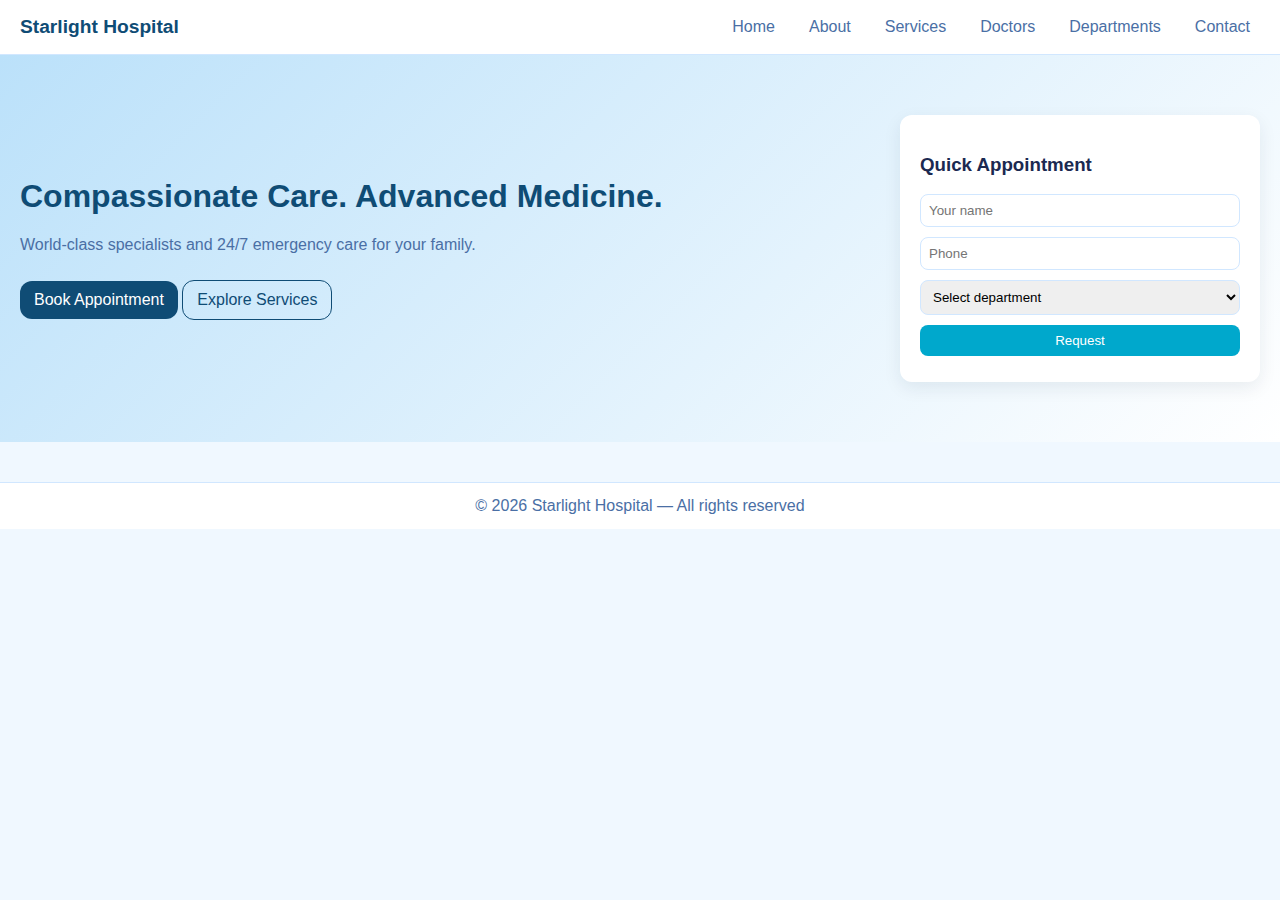
<file: home.html>
<!doctype html>
<html lang="en">
  <head>
    <meta charset="utf-8" />
    <meta name="viewport" content="width=device-width,initial-scale=1" />
    <title>Starlight Hospital — Home</title>

    <!-- Internal CSS -->
    <style>
    :root {
      --primary-color: #0F4C75;
      --secondary-color: #3282B8;
      --accent-color: #00A8CC;
      --light-blue: #BBE1FA;
      --text-dark: #1B2951;
      --text-light: #4A6FA5;
      --background: #F0F8FF;
      --surface: #FFFFFF;
      --border: #D1E7FF;
      --gradient: linear-gradient(135deg, var(--primary-color) 0%, var(--secondary-color) 50%, var(--accent-color) 100%);
      --light-gradient: linear-gradient(135deg, var(--light-blue) 0%, #FFFFFF 100%);
      --radius: 12px;
      --shadow: 0 6px 18px rgba(17,41,68,0.08);
    }

    * { box-sizing: border-box; }
    body {
      margin: 0;
      font-family: Arial, sans-serif;
      background: var(--background);
      color: var(--text-dark);
    }
    header {
      background: var(--surface);
      border-bottom: 1px solid var(--border);
      padding: 12px 20px;
      display: flex;
      justify-content: space-between;
      align-items: center;
      position: sticky;
      top: 0;
      z-index: 100;
    }
    header .brand {
      font-weight: bold;
      color: var(--primary-color);
      font-size: 1.2rem;
      text-decoration: none;
    }
    nav {
      display: flex;
      gap: 14px;
    }
    nav a {
      text-decoration: none;
      color: var(--text-light);
      padding: 6px 10px;
      border-radius: 8px;
    }
    nav a:hover {
      background: var(--light-blue);
      color: var(--text-dark);
    }

    /* Hero */
    .hero {
      display: grid;
      grid-template-columns: 1fr 360px;
      gap: 20px;
      align-items: center;
      padding: 60px 20px;
      background: var(--light-gradient);
    }
    .hero h1 {
      color: var(--primary-color);
      margin-top: 0;
    }
    .hero p {
      color: var(--text-light);
    }
    .btn {
      display: inline-block;
      padding: 10px 14px;
      border-radius: var(--radius);
      text-decoration: none;
      cursor: pointer;
      margin-top: 10px;
    }
    .btn.primary {
      background: var(--primary-color);
      color: #fff;
    }
    .btn.outline {
      border: 1px solid var(--primary-color);
      color: var(--primary-color);
    }

    /* Appointment card */
    .card {
      background: var(--surface);
      padding: 20px;
      border-radius: var(--radius);
      box-shadow: var(--shadow);
    }
    .card input, .card select {
      width: 100%;
      padding: 8px;
      border: 1px solid var(--border);
      border-radius: 8px;
      margin-bottom: 10px;
    }
    .card button {
      background: var(--accent-color);
      color: white;
      border: none;
      padding: 8px;
      width: 100%;
      border-radius: 8px;
      cursor: pointer;
    }

    footer {
      text-align: center;
      padding: 14px;
      background: var(--surface);
      border-top: 1px solid var(--border);
      margin-top: 40px;
      color: var(--text-light);
    }

    @media (max-width: 800px) {
      .hero { grid-template-columns: 1fr; }
    }
  </style>
  </head>
  <body>

    <header>
      <a href="#" class="brand">Starlight Hospital</a>
      <nav>
        <a href="home.html">Home</a>
        <a href="about.html">About</a>
        <a href="services.html">Services</a>
        <a href="doctors.html">Doctors</a>
        <a href="department.html">Departments</a>
        <a href="contact.html">Contact</a>
      </nav>
    </header>

    <main>
      <!-- Hero -->
      <section class="hero">
        <div>
          <h1>Compassionate Care. Advanced Medicine.</h1>
          <p>World-class specialists and 24/7 emergency care for your
            family.</p>
          <a href="#appointment" class="btn primary">Book Appointment</a>
          <a href="#services" class="btn outline">Explore Services</a>
        </div>

        <div class="card">
          <h3>Quick Appointment</h3>
          <form id="quickForm">
            <input type="text" name="name" placeholder="Your name" required />
            <input type="tel" name="phone" placeholder="Phone" required />
            <select name="department" required>
              <option value>Select department</option>
              <option>Cardiology</option>
              <option>Neurology</option>
              <option>Orthopedics</option>
            </select>
            <button type="submit">Request</button>
          </form>
          <small id="msg"
            style="color: var(--text-light); display:block; margin-top:6px;"></small>
        </div>
      </section>
    </main>

    <footer>
      © <span id="year"></span> Starlight Hospital — All rights reserved
    </footer>

    <!-- Internal JavaScript -->
    <script>
    // dynamic year
    document.getElementById('year').textContent = new Date().getFullYear();

    // handle quick form
    document.getElementById('quickForm').addEventListener('submit', (e) => {
      e.preventDefault();
      const data = Object.fromEntries(new FormData(e.target).entries());
      console.log('Form submitted:', data);
      document.getElementById('msg').textContent = "Request received. We'll call you back!";
      e.target.reset();
    });
  </script>
  </body>
</html>
</file>
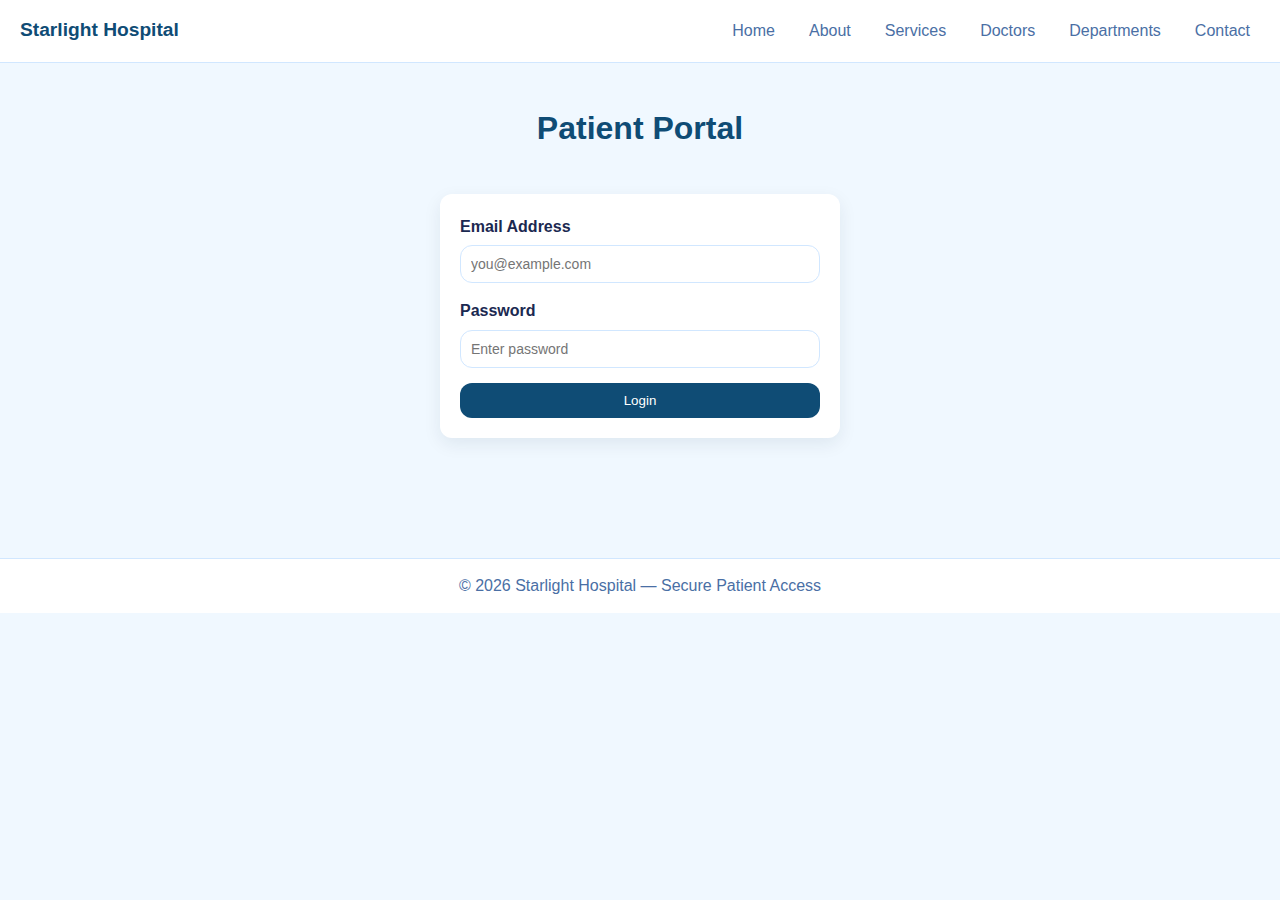
<file: patient-portal.html>
<!doctype html>
<html lang="en">
  <head>
    <meta charset="utf-8" />
    <meta name="viewport" content="width=device-width,initial-scale=1" />
    <title>Patient Portal — Starlight Hospital</title>

    <!-- Internal CSS -->
    <style>
    :root {
      --primary-color: #0F4C75;
      --secondary-color: #3282B8;
      --accent-color: #00A8CC;
      --light-blue: #BBE1FA;
      --text-dark: #1B2951;
      --text-light: #4A6FA5;
      --background: #F0F8FF;
      --surface: #FFFFFF;
      --border: #D1E7FF;
      --radius: 12px;
      --shadow: 0 6px 18px rgba(17,41,68,0.08);
    }

    * { box-sizing: border-box; margin: 0; padding: 0; }
    body {
      font-family: Arial, sans-serif;
      background: var(--background);
      color: var(--text-dark);
      line-height: 1.6;
    }

    header {
      background: var(--surface);
      border-bottom: 1px solid var(--border);
      padding: 12px 20px;
      display: flex;
      justify-content: space-between;
      align-items: center;
      position: sticky;
      top: 0;
      z-index: 100;
    }
    header .brand {
      font-weight: bold;
      color: var(--primary-color);
      font-size: 1.2rem;
      text-decoration: none;
    }
    nav {
      display: flex;
      gap: 14px;
    }
    nav a {
      text-decoration: none;
      color: var(--text-light);
      padding: 6px 10px;
      border-radius: 8px;
    }
    nav a:hover {
      background: var(--light-blue);
      color: var(--text-dark);
    }

    main {
      padding: 40px 20px;
      max-width: 1100px;
      margin: auto;
    }
    h1 {
      color: var(--primary-color);
      margin-bottom: 16px;
      font-size: 2rem;
      text-align: center;
    }

    /* Login Form */
    .login-box {
      max-width: 400px;
      margin: 40px auto;
      background: var(--surface);
      padding: 20px;
      border-radius: var(--radius);
      box-shadow: var(--shadow);
    }
    .login-box label {
      display: block;
      margin-bottom: 6px;
      color: var(--text-dark);
      font-weight: bold;
    }
    .login-box input {
      width: 100%;
      padding: 10px;
      border: 1px solid var(--border);
      border-radius: var(--radius);
      margin-bottom: 15px;
      font-size: 14px;
    }
    .login-box button {
      background: var(--primary-color);
      color: white;
      padding: 10px 14px;
      border: none;
      border-radius: var(--radius);
      cursor: pointer;
      width: 100%;
    }
    .login-box button:hover {
      background: var(--accent-color);
    }

    /* Dashboard */
    .dashboard {
      display: none;
    }
    .card {
      background: var(--surface);
      padding: 20px;
      border-radius: var(--radius);
      box-shadow: var(--shadow);
      margin-bottom: 20px;
    }
    .card h2 {
      color: var(--secondary-color);
      margin-bottom: 10px;
    }
    .logout-btn {
      background: var(--accent-color);
      color: white;
      padding: 8px 14px;
      border: none;
      border-radius: var(--radius);
      cursor: pointer;
      float: right;
    }
    .logout-btn:hover {
      background: var(--primary-color);
    }

    footer {
      text-align: center;
      padding: 14px;
      background: var(--surface);
      border-top: 1px solid var(--border);
      margin-top: 40px;
      color: var(--text-light);
    }
  </style>
  </head>
  <body>

    <header>
      <a href="index.html" class="brand">Starlight Hospital</a>
      <nav>
        <a href="home.html">Home</a>
        <a href="about.html">About</a>
        <a href="services.html">Services</a>
        <a href="doctors.html">Doctors</a>
        <a href="department.html">Departments</a>
        <a href="contact.html">Contact</a>
      </nav>
    </header>

    <main>
      <h1>Patient Portal</h1>

      <!-- Login Form -->
      <div class="login-box" id="loginBox">
        <form id="loginForm">
          <label for="email">Email Address</label>
          <input type="email" id="email" placeholder="you@example.com">

          <label for="password">Password</label>
          <input type="password" id="password" placeholder="Enter password">

          <button type="submit">Login</button>
        </form>
      </div>

      <!-- Dashboard -->
      <div class="dashboard" id="dashboard">
        <button class="logout-btn" id="logoutBtn">Logout</button>

        <div class="card">
          <h2>Welcome, John Doe</h2>
          <p>Email: johndoe@example.com</p>
          <p>Patient ID: ST123456</p>
        </div>

        <div class="card">
          <h2>Upcoming Appointments</h2>
          <ul>
            <li>✔️ 20th Sept, 2025 — Cardiology with Dr. John Smith</li>
            <li>✔️ 5th Oct, 2025 — Neurology with Dr. Jane Doe</li>
          </ul>
        </div>

        <div class="card">
          <h2>Medical Records</h2>
          <p>📄 Latest Blood Test: Normal</p>
          <p>📄 X-Ray: Mild Sprain</p>
        </div>
      </div>
    </main>

    <footer>
      © <span id="year"></span> Starlight Hospital — Secure Patient Access
    </footer>

    <!-- Internal JavaScript -->
    <script>
    document.getElementById('year').textContent = new Date().getFullYear();

    const loginForm = document.getElementById('loginForm');
    const loginBox = document.getElementById('loginBox');
    const dashboard = document.getElementById('dashboard');
    const logoutBtn = document.getElementById('logoutBtn');

    loginForm.addEventListener('submit', function(e) {
      e.preventDefault();

      const email = document.getElementById('email').value.trim();
      const password = document.getElementById('password').value.trim();

      if (!email || !password) {
        alert("❗ Please enter both email and password.");
        return;
      }

      const emailPattern = /^[^ ]+@[^ ]+\.[a-z]{2,3}$/;
      if (!email.match(emailPattern)) {
        alert("❗ Please enter a valid email.");
        return;
      }

      if (password.length < 4) {
        alert("❗ Password must be at least 4 characters.");
        return;
      }

      // Fake login success
      loginBox.style.display = "none";
      dashboard.style.display = "block";
    });

    logoutBtn.addEventListener('click', function() {
      dashboard.style.display = "none";
      loginBox.style.display = "block";
      loginForm.reset();
    });
  </script>
  </body>
</html>
</file>
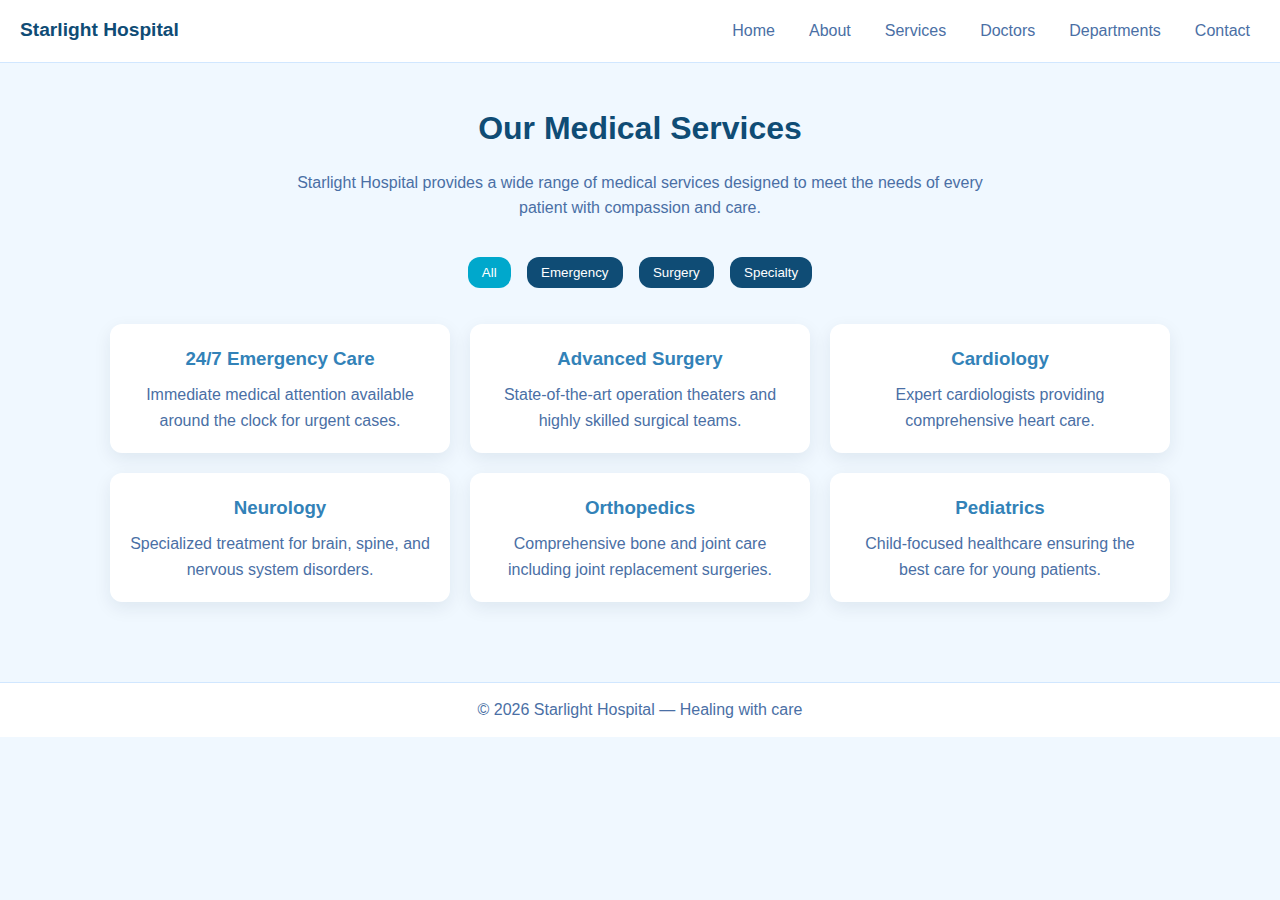
<file: services.html>
<!doctype html>
<html lang="en">
  <head>
    <meta charset="utf-8" />
    <meta name="viewport" content="width=device-width,initial-scale=1" />
    <title>Our Services — Starlight Hospital</title>

    <!-- Internal CSS -->
    <style>
    :root {
      --primary-color: #0F4C75;
      --secondary-color: #3282B8;
      --accent-color: #00A8CC;
      --light-blue: #BBE1FA;
      --text-dark: #1B2951;
      --text-light: #4A6FA5;
      --background: #F0F8FF;
      --surface: #FFFFFF;
      --border: #D1E7FF;
      --radius: 12px;
      --shadow: 0 6px 18px rgba(17,41,68,0.08);
    }

    * { box-sizing: border-box; margin: 0; padding: 0; }
    body {
      font-family: Arial, sans-serif;
      background: var(--background);
      color: var(--text-dark);
      line-height: 1.6;
    }

    header {
      background: var(--surface);
      border-bottom: 1px solid var(--border);
      padding: 12px 20px;
      display: flex;
      justify-content: space-between;
      align-items: center;
      position: sticky;
      top: 0;
      z-index: 100;
    }
    header .brand {
      font-weight: bold;
      color: var(--primary-color);
      font-size: 1.2rem;
      text-decoration: none;
    }
    nav {
      display: flex;
      gap: 14px;
    }
    nav a {
      text-decoration: none;
      color: var(--text-light);
      padding: 6px 10px;
      border-radius: 8px;
    }
    nav a:hover {
      background: var(--light-blue);
      color: var(--text-dark);
    }

    main {
      padding: 40px 20px;
      max-width: 1100px;
      margin: auto;
    }
    h1 {
      color: var(--primary-color);
      margin-bottom: 16px;
      font-size: 2rem;
      text-align: center;
    }
    p.intro {
      color: var(--text-light);
      text-align: center;
      max-width: 700px;
      margin: 0 auto 30px;
    }

    .services-grid {
      display: grid;
      grid-template-columns: repeat(auto-fit, minmax(260px, 1fr));
      gap: 20px;
    }
    .card {
      background: var(--surface);
      padding: 20px;
      border-radius: var(--radius);
      box-shadow: var(--shadow);
      text-align: center;
      transition: transform 0.2s ease, box-shadow 0.2s ease;
    }
    .card:hover {
      transform: translateY(-4px);
      box-shadow: 0 10px 20px rgba(17,41,68,0.15);
    }
    .card h3 {
      color: var(--secondary-color);
      margin-bottom: 8px;
    }
    .card p {
      color: var(--text-light);
    }

    .filter-buttons {
      text-align: center;
      margin-bottom: 30px;
    }
    .filter-buttons button {
      border: none;
      padding: 8px 14px;
      margin: 6px;
      border-radius: var(--radius);
      cursor: pointer;
      background: var(--primary-color);
      color: white;
    }
    .filter-buttons button.active {
      background: var(--accent-color);
    }

    footer {
      text-align: center;
      padding: 14px;
      background: var(--surface);
      border-top: 1px solid var(--border);
      margin-top: 40px;
      color: var(--text-light);
    }
  </style>
  </head>
  <body>

    <header>
      <a href="index.html" class="brand">Starlight Hospital</a>
      <nav>
        <a href="home.html">Home</a>
        <a href="about.html">About</a>
        <a href="services.html">Services</a>
        <a href="doctors.html">Doctors</a>
        <a href="department.html">Departments</a>
        <a href="contact.html">Contact</a>
      </nav>
    </header>

    <main>
      <h1>Our Medical Services</h1>
      <p class="intro">Starlight Hospital provides a wide range of medical
        services designed to meet the needs of every patient with compassion and
        care.</p>

      <!-- Filter Buttons -->
      <div class="filter-buttons">
        <button class="active" data-filter="all">All</button>
        <button data-filter="emergency">Emergency</button>
        <button data-filter="surgery">Surgery</button>
        <button data-filter="specialty">Specialty</button>
      </div>

      <!-- Services Grid -->
      <div class="services-grid">
        <div class="card" data-category="emergency">
          <h3>24/7 Emergency Care</h3>
          <p>Immediate medical attention available around the clock for urgent
            cases.</p>
        </div>
        <div class="card" data-category="surgery">
          <h3>Advanced Surgery</h3>
          <p>State-of-the-art operation theaters and highly skilled surgical
            teams.</p>
        </div>
        <div class="card" data-category="specialty">
          <h3>Cardiology</h3>
          <p>Expert cardiologists providing comprehensive heart care.</p>
        </div>
        <div class="card" data-category="specialty">
          <h3>Neurology</h3>
          <p>Specialized treatment for brain, spine, and nervous system
            disorders.</p>
        </div>
        <div class="card" data-category="surgery">
          <h3>Orthopedics</h3>
          <p>Comprehensive bone and joint care including joint replacement
            surgeries.</p>
        </div>
        <div class="card" data-category="specialty">
          <h3>Pediatrics</h3>
          <p>Child-focused healthcare ensuring the best care for young
            patients.</p>
        </div>
      </div>
    </main>

    <footer>
      © <span id="year"></span> Starlight Hospital — Healing with care
    </footer>

    <!-- Internal JavaScript -->
    <script>
    // dynamic year
    document.getElementById('year').textContent = new Date().getFullYear();

    // filtering functionality
    const buttons = document.querySelectorAll('.filter-buttons button');
    const cards = document.querySelectorAll('.services-grid .card');

    buttons.forEach(btn => {
      btn.addEventListener('click', () => {
        // update active button
        buttons.forEach(b => b.classList.remove('active'));
        btn.classList.add('active');

        const filter = btn.getAttribute('data-filter');
        cards.forEach(card => {
          if (filter === "all" || card.dataset.category === filter) {
            card.style.display = "block";
          } else {
            card.style.display = "none";
          }
        });
      });
    });
  </script>
  </body>
</html>
</file>
<file: style.css>
:root {
  --primary-color: #0f4c75;
  --secondary-color: #3282b8;
  --accent-color: #00a8cc;
  --light-blue: #bbe1fa;
  --text-dark: #1b2951;
  --text-light: #4a6fa5;
  --background: #f0f8ff;
  --surface: #ffffff;
  --border: #d1e7ff;
  --gradient: linear-gradient(
    135deg,
    var(--primary-color) 0%,
    var(--secondary-color) 50%,
    var(--accent-color) 100%
  );
  --light-gradient: linear-gradient(135deg, var(--light-blue) 0%, #ffffff 100%);
  --section-padding: 80px 0;
  --max-width: 1200px;
  --radius: 12px;
  --shadow: 0 6px 18px rgba(17, 41, 68, 0.08);
  --muted: #6b7a92;
  font-family: "Inter", system-ui, -apple-system, "Segoe UI", Roboto,
    "Helvetica Neue", Arial;
}

/* Reset & base */
* {
  box-sizing: border-box;
}
html,
body {
  height: 100%;
}
body {
  margin: 0;
  background: var(--background);
  color: var(--text-dark);
  -webkit-font-smoothing: antialiased;
  -moz-osx-font-smoothing: grayscale;
  line-height: 1.5;
  font-size: 16px;
}
.container {
  max-width: var(--max-width);
  margin: 0 auto;
  padding: 0 20px;
}

/* Header */
.site-header {
  background: var(--surface);
  border-bottom: 1px solid var(--border);
  position: sticky;
  top: 0;
  z-index: 100;
}
.header-inner {
  display: flex;
  align-items: center;
  justify-content: space-between;
  padding: 14px 0;
}
.brand {
  font-weight: 700;
  color: var(--primary-color);
  text-decoration: none;
  font-size: 1.2rem;
}
.brand span {
  color: var(--secondary-color);
  margin-left: 6px;
}

/* Nav */
.main-nav {
  display: flex;
  gap: 14px;
  align-items: center;
}
.main-nav .nav-link {
  color: var(--text-light);
  text-decoration: none;
  padding: 6px 10px;
  border-radius: 8px;
}
.main-nav .nav-link:hover {
  background: var(--light-blue);
  color: var(--text-dark);
}
.nav-cta {
  background: var(--accent-color);
  color: white;
  border: none;
  padding: 8px 12px;
  border-radius: 8px;
  cursor: pointer;
}

/* Mobile toggle */
.mobile-toggle {
  display: none;
  background: none;
  border: 0;
  font-size: 20px;
}

/* Hero */
.hero {
  padding: 60px 0;
  background: var(--light-gradient);
}
.hero-grid {
  display: grid;
  grid-template-columns: 1fr 360px;
  gap: 28px;
  align-items: center;
}
.hero-text h1 {
  font-size: 2.2rem;
  margin: 0 0 8px;
  color: var(--primary-color);
}
.lead {
  color: var(--text-light);
  margin-bottom: 18px;
}
.hero-actions {
  display: flex;
  gap: 12px;
  margin-bottom: 20px;
}
.btn {
  display: inline-block;
  padding: 10px 14px;
  border-radius: 10px;
  text-decoration: none;
  cursor: pointer;
  border: 1px solid transparent;
}
.btn.primary {
  background: var(--primary-color);
  color: #fff;
}
.btn.outline {
  background: transparent;
  border: 1px solid var(--primary-color);
  color: var(--primary-color);
}
.btn.small {
  padding: 8px 10px;
  font-size: 0.95rem;
}
.quick-stats {
  display: flex;
  gap: 14px;
  list-style: none;
  padding: 0;
  margin: 10px 0 0;
}
.quick-stats li {
  background: #fff;
  padding: 10px;
  border-radius: 8px;
  border: 1px solid var(--border);
  min-width: 70px;
  text-align: center;
}
.hero-card .card-inner {
  background: var(--surface);
  padding: 18px;
  border-radius: 12px;
  box-shadow: var(--shadow);
}
.card-form input,
.card-form select {
  width: 100%;
  padding: 8px;
  border-radius: 8px;
  border: 1px solid var(--border);
  margin-bottom: 8px;
}

/* Sections */
.section {
  padding: var(--section-padding);
}
.section h2 {
  color: var(--primary-color);
  margin-bottom: 8px;
}
.section .muted {
  color: var(--muted);
}
.split {
  display: flex;
  gap: 32px;
  align-items: center;
}
.about-stats {
  display: flex;
  flex-direction: column;
  gap: 14px;
}
.stat {
  background: var(--surface);
  padding: 18px;
  border-radius: 12px;
  box-shadow: var(--shadow);
}
.bullets {
  list-style: disc;
  padding-left: 18px;
  color: var(--text-light);
}

/* Services */
.services-grid {
  display: grid;
  grid-template-columns: repeat(auto-fit, minmax(220px, 1fr));
  gap: 14px;
}
.service {
  background: linear-gradient(180deg, #fff, #fbfdff);
  padding: 16px;
  border-radius: 12px;
  border: 1px solid var(--border);
}

/* Departments */
.dept-grid {
  display: grid;
  grid-template-columns: repeat(auto-fit, minmax(160px, 1fr));
  gap: 12px;
}
.dept-card {
  background: var(--surface);
  padding: 16px;
  border-radius: 10px;
  box-shadow: var(--shadow);
}

/* Doctors */
.doctors-grid {
  display: grid;
  grid-template-columns: repeat(auto-fit, minmax(180px, 1fr));
  gap: 14px;
}
.doctor {
  background: var(--surface);
  padding: 14px;
  border-radius: 10px;
  text-align: center;
  box-shadow: var(--shadow);
}
.avatar {
  width: 60px;
  height: 60px;
  border-radius: 50%;
  background: var(--gradient);
  color: white;
  display: flex;
  align-items: center;
  justify-content: center;
  margin: 0 auto 10px;
}

/* Appointment form */
.form-grid {
  display: grid;
  grid-template-columns: repeat(auto-fit, minmax(200px, 1fr));
  gap: 12px;
}
textarea {
  resize: vertical;
  padding: 10px;
  border-radius: 8px;
  border: 1px solid var(--border);
}
#appointmentMsg,
#contactMsg {
  margin-top: 8px;
}

/* Portal grid */
.portal-grid {
  display: grid;
  grid-template-columns: repeat(auto-fit, minmax(160px, 1fr));
  gap: 12px;
}
.portal-card {
  display: block;
  padding: 16px;
  background: var(--surface);
  border-radius: 10px;
  text-decoration: none;
  color: var(--text-dark);
  box-shadow: var(--shadow);
}

/* News & testimonials */
.news-list {
  display: grid;
  gap: 10px;
}
.testimonial-carousel {
  position: relative;
  min-height: 120px;
}
.testimonial {
  display: none;
  background: var(--surface);
  padding: 16px;
  border-radius: 10px;
  box-shadow: var(--shadow);
}
.testimonial.active {
  display: block;
}

/* Gallery */
.gallery {
  display: grid;
  grid-template-columns: repeat(auto-fit, minmax(120px, 1fr));
  gap: 10px;
}
.photo {
  background: linear-gradient(135deg, #eef9ff, #f7fbff);
  padding: 40px;
  border-radius: 8px;
  text-align: center;
  color: var(--primary-color);
  font-weight: 700;
}

/* Careers, FAQ */
.job-list {
  list-style: none;
  padding: 0;
}
.accordion .acc-item {
  margin-bottom: 8px;
}
.acc-q {
  width: 100%;
  text-align: left;
  padding: 12px;
  border-radius: 8px;
  border: 1px solid var(--border);
  background: linear-gradient(90deg, #fff, #fbfdff);
  cursor: pointer;
}
.acc-a {
  padding: 10px;
  border-left: 3px solid var(--accent-color);
  display: none;
  background: var(--surface);
  border-radius: 0 8px 8px 8px;
}

/* Contact */
.contact-grid {
  display: grid;
  grid-template-columns: 1fr 1fr;
  gap: 18px;
}

/* Footer */
.site-footer {
  background: linear-gradient(90deg, #fff, #f7fbff);
  border-top: 1px solid var(--border);
  padding: 18px 0;
}
.footer-inner {
  display: flex;
  align-items: center;
  justify-content: space-between;
  color: var(--text-light);
}

/* Utilities */
.muted {
  color: var(--muted);
}
.small-link {
  color: var(--secondary-color);
  text-decoration: none;
}

/* Responsive */
@media (max-width: 900px) {
  .hero-grid {
    grid-template-columns: 1fr;
  }
  .split {
    flex-direction: column;
  }
  .contact-grid {
    grid-template-columns: 1fr;
  }
  .mobile-toggle {
    display: inline-block;
  }
  .main-nav {
    position: fixed;
    right: 14px;
    top: 68px;
    background: var(--surface);
    padding: 12px;
    border-radius: 10px;
    box-shadow: var(--shadow);
    flex-direction: column;
    display: none;
  }
  .main-nav.open {
    display: flex;
  }
}
</file>
